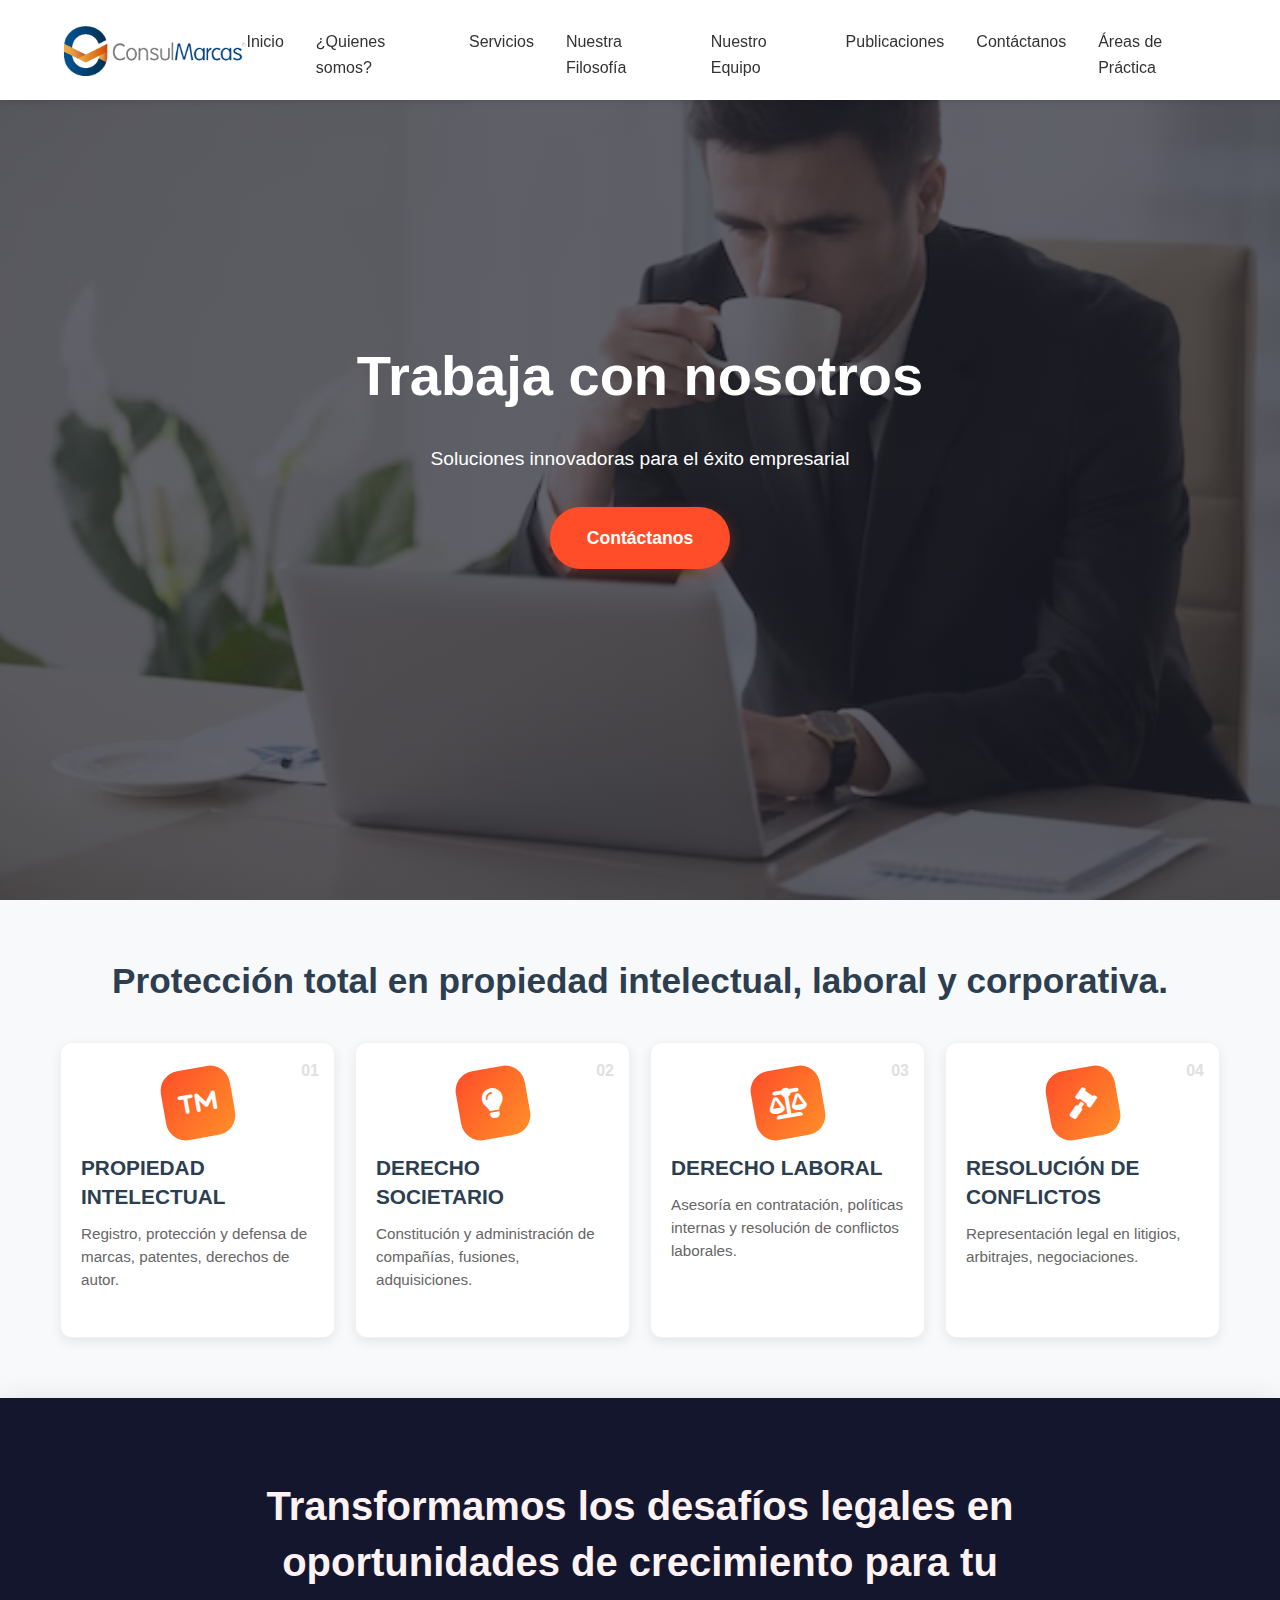
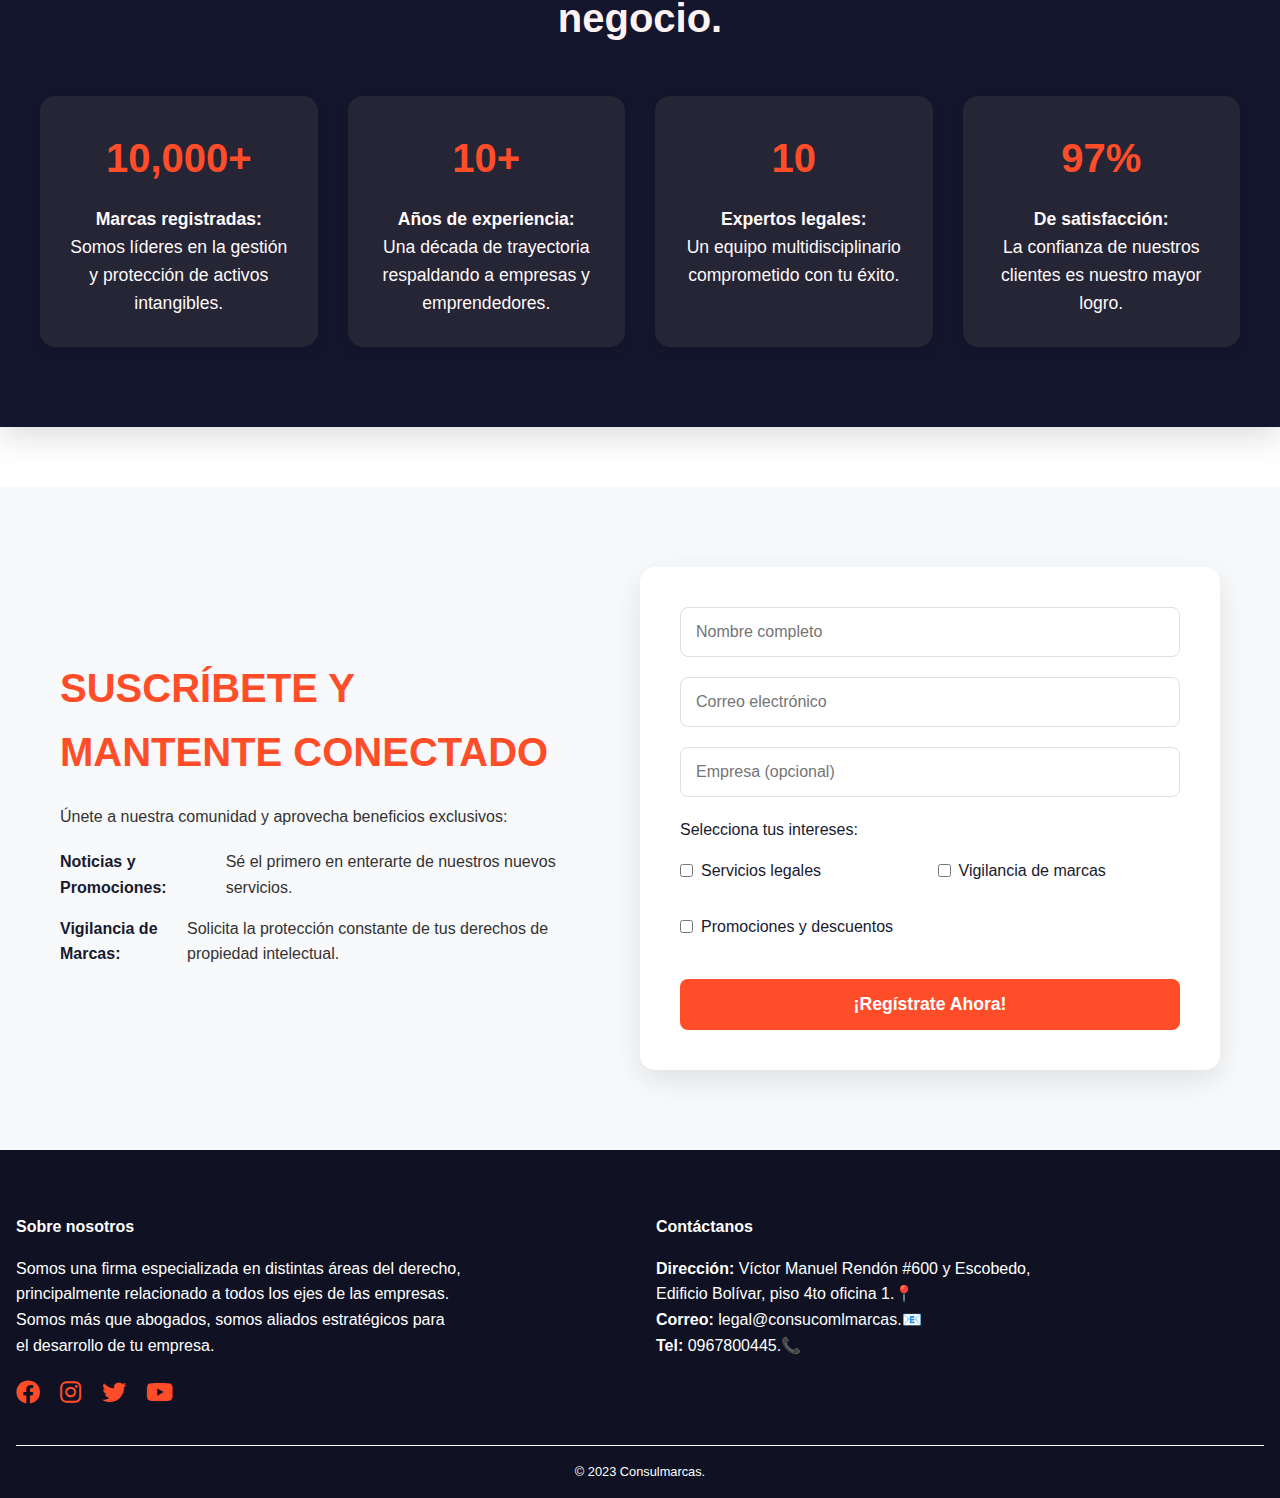
<file: index.html>
<!DOCTYPE html>
<html lang="es">
<head>
  <meta charset="UTF-8">
  <meta name="viewport" content="width=device-width, initial-scale=1">
  <title>Consulmarcas - Inicio</title>
  <link rel="stylesheet" href="css/styles.css">
  <link rel="stylesheet" href="https://cdnjs.cloudflare.com/ajax/libs/font-awesome/6.0.0/css/all.min.css">
</head>
<body>
  <header>
    <nav>
      <div class="logo">
        <img src="images/logo.png" alt="Logo Consulmarcas">
      </div>
      <div class="menu-toggle">
        <span></span>
        <span></span>
        <span></span>
      </div>
      <ul class="nav-menu">
        <li><a href="index.html">Inicio</a></li>
        <li><a href="quienes_somos.html">¿Quienes somos?</a></li>
        <li><a href="servicios.html">Servicios</a></li>
        <li><a href="nosotros.html">Nuestra Filosofía</a></li>
        <li><a href="equipo.html">Nuestro Equipo</a></li>
        <li><a href="publicaciones.html">Publicaciones</a></li>
        <li><a href="contacto.html">Contáctanos</a></li>
        <li><a href="areas.html">Áreas de Práctica</a></li>
      </ul>
    </nav>
  </header>

  <main>
    <section class="hero">
      <div class="hero-content">
        <h1>Trabaja con nosotros</h1>
        <p>Soluciones innovadoras para el éxito empresarial</p>
        <a href="#contacto" class="cta-button">Contáctanos</a>
      </div>
    </section>

  
    <section class="services">
      <h2 class="section-title">Protección total en propiedad intelectual, laboral y corporativa.</h2>
      <div class="services-grid">
        <div class="service-card" data-service="marcas">
          <div class="service-icon">
            <i class="fas fa-trademark"></i>
          </div>
          <span class="number">01</span>
          <h3>PROPIEDAD INTELECTUAL</h3>
          <p>Registro, protección y defensa de marcas, patentes, derechos de autor.</p>
         
        </div>

        <div class="service-card" data-service="patentes">
          <div class="service-icon">
            <i class="fas fa-lightbulb"></i>
          </div>
          <span class="number">02</span>
          <h3>DERECHO SOCIETARIO</h3>
          <p>Constitución y administración de compañías, fusiones, adquisiciones.</p>
        
        </div>

        <div class="service-card" data-service="derechos">
          <div class="service-icon">
            <i class="fas fa-balance-scale"></i>
          </div>
          <span class="number">03</span>
          <h3>DERECHO LABORAL</h3>
          <p>Asesoría en contratación, políticas internas y resolución de conflictos laborales.</p>
       
        </div>

        <div class="service-card" data-service="defensa">
          <div class="service-icon">
            <i class="fas fa-gavel"></i>
          </div>
          <span class="number">04</span>
          <h3>RESOLUCIÓN DE CONFLICTOS</h3>
          <p>Representación legal en litigios, arbitrajes, negociaciones.</p>
        
        </div>
      </div>
    </section>

    <section class="achievements">
      <h2>Transformamos los desafíos legales en oportunidades de crecimiento para tu negocio.</h2>
      <div class="achievements-grid">
        <div class="achievement-item">
          <h3>10,000+</h3>
          <p><strong>Marcas registradas:</strong> Somos líderes en la gestión y protección de activos intangibles.</p>
        </div>
        <div class="achievement-item">
          <h3>10+</h3>
          <p><strong>Años de experiencia:</strong><br> Una década de trayectoria respaldando a empresas y emprendedores.</p>
        </div>
        <div class="achievement-item">
          <h3>10</h3>
          <p><strong>Expertos legales:</strong><br> Un equipo multidisciplinario comprometido con tu éxito.</p>
        </div>
        <div class="achievement-item">
          <h3>97%</h3>
          <p><strong>De satisfacción:</strong><br> La confianza de nuestros clientes es nuestro mayor logro.</p>
        </div>
      </div>
    </section>
    <section class="subscribe-section">
      <div class="subscribe-flex">
        <div class="subscribe-content">
          <h2><span>SUSCRÍBETE Y MANTENTE CONECTADO</span></h2>
          <p>Únete a nuestra comunidad y aprovecha beneficios exclusivos:</p>
          <ul class="subscribe-benefits">
            <li><strong>Noticias y Promociones:</strong> Sé el primero en enterarte de nuestros nuevos servicios.</li>
            <li><strong>Vigilancia de Marcas:</strong> Solicita la protección constante de tus derechos de propiedad intelectual.</li>
          </ul>
        </div>
        <form class="subscribe-form">
          <input type="text" name="nombre" placeholder="Nombre completo" required>
          <input type="email" name="email" placeholder="Correo electrónico" required>
          <input type="text" name="empresa" placeholder="Empresa (opcional)">
          <div class="intereses-group">
            <label>Selecciona tus intereses:</label>
            <div class="checkboxes">
              <label><input type="checkbox" name="intereses" value="servicios"> Servicios legales</label>
              <label><input type="checkbox" name="intereses" value="vigilancia"> Vigilancia de marcas</label>
              <label><input type="checkbox" name="intereses" value="promociones"> Promociones y descuentos</label>
            </div>
          </div>
          <button type="submit">¡Regístrate Ahora!</button>
        </form>
      </div>
    </section>
  </main>

  <footer>
    <div class="footer-content">
      <div class="footer-section">
        <h4>Sobre nosotros</h4>
        <p>Somos una firma especializada en distintas áreas del derecho,<br> principalmente relacionado  a todos los ejes de las empresas.<br> Somos más que abogados, somos aliados estratégicos para <br>el desarrollo de tu empresa.</p>
        <div class="social-links">
          <a href="#"><i class="fab fa-facebook"></i></a>
          <a href="#"><i class="fab fa-instagram"></i></a>
          <a href="#"><i class="fab fa-twitter"></i></a>
          <a href="#"><i class="fab fa-youtube"></i></a>
        </div>
      </div>
      <div class="footer-section">
        <h4>Contáctanos</h4>
        <p><strong>Dirección:</strong> Víctor Manuel Rendón #600 y Escobedo, <br>Edificio Bolívar, piso 4to oficina 1.📍</p>
        <p><strong>Correo:</strong> legal@consucomlmarcas.📧</p>
        <p><strong>Tel:</strong> 0967800445.📞</p>
      
      </div>
    </div>
    <div class="footer-bottom">
      <p>&copy; 2023 Consulmarcas.</p>
    </div>
  </footer>

  <script src="js/main.js"></script>
</body>
</html>
</file>
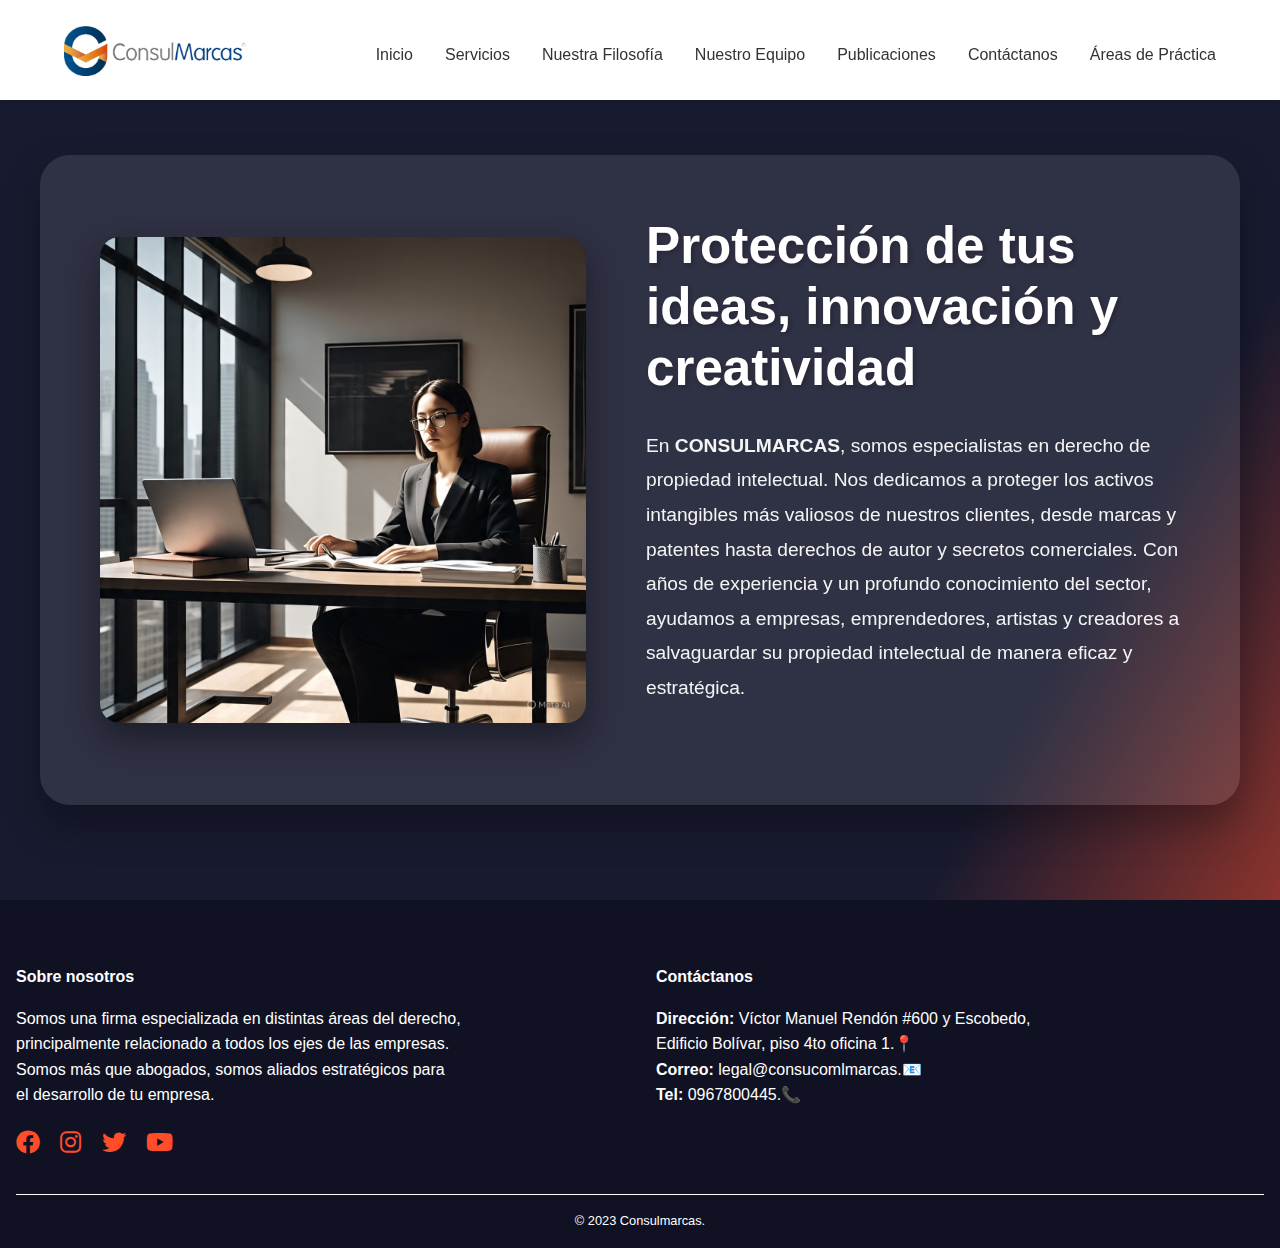
<file: quienes_somos.html>
<!DOCTYPE html>
<html lang="es">
<head>
  <meta charset="UTF-8">
  <meta name="viewport" content="width=device-width, initial-scale=1">
  <title>Quiénes Somos | Consulmarcas</title>
  <link rel="stylesheet" href="css/styles.css">
  <link rel="stylesheet" href="https://cdnjs.cloudflare.com/ajax/libs/font-awesome/6.0.0/css/all.min.css">
</head>
<body>
  <header>
    <nav>
      <div class="logo">
        <img src="images/logo.png" alt="Logo Consulmarcas">
      </div>
      <div class="menu-toggle">
        <span></span>
        <span></span>
        <span></span>
      </div>
      <ul class="nav-menu">
        <li><a href="index.html">Inicio</a></li>
        <li><a href="servicios.html">Servicios</a></li>
        <li><a href="nosotros.html">Nuestra Filosofía</a></li>
        <li><a href="equipo.html">Nuestro Equipo</a></li>
        <li><a href="publicaciones.html">Publicaciones</a></li>
        <li><a href="contacto.html">Contáctanos</a></li>
        <li><a href="areas.html">Áreas de Práctica</a></li>
      </ul>
    </nav>
  </header>

  <main>
    <section class="about-hero">
      <div class="about-hero-flex">
        <img src="images/imagen1.jpg" alt="Quiénes Somos">
        <div class="about-hero-content">
          <h1>Protección de tus ideas, innovación y creatividad</h1>
          <p>En <strong>CONSULMARCAS</strong>, somos especialistas en derecho de propiedad intelectual. Nos dedicamos a proteger los activos intangibles más valiosos de nuestros clientes, desde marcas y patentes hasta derechos de autor y secretos comerciales. Con años de experiencia y un profundo conocimiento del sector, ayudamos a empresas, emprendedores, artistas y creadores a salvaguardar su propiedad intelectual de manera eficaz y estratégica.</p>
        </div>
      </div>
    </section>
  </main>

  <footer>
    <div class="footer-content">
      <div class="footer-section">
        <h4>Sobre nosotros</h4>
        <p>Somos una firma especializada en distintas áreas del derecho,<br> principalmente relacionado  a todos los ejes de las empresas.<br> Somos más que abogados, somos aliados estratégicos para <br>el desarrollo de tu empresa.</p>
        <div class="social-links">
          <a href="#"><i class="fab fa-facebook"></i></a>
          <a href="#"><i class="fab fa-instagram"></i></a>
          <a href="#"><i class="fab fa-twitter"></i></a>
          <a href="#"><i class="fab fa-youtube"></i></a>
        </div>
      </div>
      <div class="footer-section">
        <h4>Contáctanos</h4>
        <p><strong>Dirección:</strong> Víctor Manuel Rendón #600 y Escobedo, <br>Edificio Bolívar, piso 4to oficina 1.📍</p>
        <p><strong>Correo:</strong> legal@consucomlmarcas.📧</p>
        <p><strong>Tel:</strong> 0967800445.📞</p>
      
      </div>
    </div>
    <div class="footer-bottom">
      <p>&copy; 2023 Consulmarcas.</p>
    </div>
  </footer>

  <script src="js/main.js"></script>
</body>
</html>
</file>
<file: css/styles.css>
/* Estilos generales */
* {
    margin: 0;
    padding: 0;
    box-sizing: border-box;
}

body {
    font-family: 'Poppins', sans-serif;
    line-height: 1.6;
    color: #333;
}

/* Header y Navegación */
header {
    background: #fff;
    box-shadow: 0 2px 5px rgba(0,0,0,0.1);
    position: fixed;
    width: 100%;
    top: 0;
    z-index: 1000;
    padding-top: 10px;
}

nav {
    display: flex;
    justify-content: space-between;
    align-items: center;
    padding: 1rem 5%;
    max-width: 1400px;
    margin: 0 auto;
}

.logo img {
    height: 50px;
}

.menu-toggle {
    display: none;
    flex-direction: column;
    justify-content: space-between;
    width: 30px;
    height: 21px;
    cursor: pointer;
    z-index: 1001;
}

.menu-toggle span {
    display: block;
    height: 3px;
    width: 100%;
    background-color: #333;
    border-radius: 3px;
    transition: all 0.3s ease;
}

.menu-toggle.active span:nth-child(1) {
    transform: translateY(9px) rotate(45deg);
}

.menu-toggle.active span:nth-child(2) {
    opacity: 0;
}

.menu-toggle.active span:nth-child(3) {
    transform: translateY(-9px) rotate(-45deg);
}

.nav-menu {
    display: flex;
    list-style: none;
    gap: 2rem;
}

.nav-menu li a {
    text-decoration: none;
    color: #333;
    font-weight: 500;
    transition: color 0.3s;
}

.nav-menu li a:hover {
    color: #ff4d29;
}

/* Hero Section */
.hero {
    position: relative;
    background: linear-gradient(rgba(30,32,44,0.7), rgba(30,32,44,0.7)), url('../images/Trabajador.avif') center center/cover no-repeat;
    height: 100vh;
    display: flex;
    align-items: center;
    justify-content: center;
    text-align: center;
    color: white;
    padding: 0 1rem;
    overflow: hidden;
}

.hero h1 {
    font-size: 3.5rem;
    margin-bottom: 1.5rem;
    font-weight: 700;
    color: #fff;
}

.hero p {
    font-size: 1.2rem;
    margin-bottom: 2rem;
    color: #fff;
}

.cta-button {
    display: inline-block;
    padding: 1rem 2rem;
    background: #ff4d29;
    color: white;
    text-decoration: none;
    border-radius: 5px;
    transition: background 0.3s;
    font-weight: 600;
}

.cta-button:hover {
    background: #d63a15;
}

/* Services Section */
.services-section {
    padding: 140px 0 80px;
    background: linear-gradient(135deg, #f8f9fa 0%, #ffffff 100%);
    position: relative;
    overflow: hidden;
}

.services-section::before {
    content: '';
    position: absolute;
    top: 0;
    left: 0;
    width: 100%;
    height: 100%;
    background: url('../images/pattern.png') repeat;
    opacity: 0.05;
    z-index: 1;
}

.services-grid {
    display: grid;
    grid-template-columns: repeat(auto-fit, minmax(320px, 1fr));
    gap: 30px;
    max-width: 1400px;
    margin: 0 auto;
    padding: 0 20px;
    position: relative;
    z-index: 2;
}

.service-card {
    background: white;
    padding: 40px 30px;
    border-radius: 20px;
    box-shadow: 0 10px 30px rgba(0,0,0,0.08);
    transition: all 0.4s ease;
    position: relative;
    overflow: hidden;
    border: 1px solid rgba(0,0,0,0.05);
}

.service-card::before {
    content: '';
    position: absolute;
    top: 0;
    left: 0;
    width: 100%;
    height: 5px;
    background: linear-gradient(90deg, #ff4d29, #ff8f29);
    transform: scaleX(0);
    transition: transform 0.4s ease;
}

.service-card:hover {
    transform: translateY(-10px);
    box-shadow: 0 15px 40px rgba(0,0,0,0.12);
}

.service-card:hover::before {
    transform: scaleX(1);
}

.service-icon {
    width: 70px;
    height: 70px;
    background: linear-gradient(135deg, #ff4d29 0%, #ff8f29 100%);
    border-radius: 20px;
    display: flex;
    align-items: center;
    justify-content: center;
    margin: 0 auto 25px;
    transform: rotate(-10deg);
    transition: transform 0.4s ease;
}

.service-card:hover .service-icon {
    transform: rotate(0deg);
}

.service-icon i {
    font-size: 30px;
    color: white;
}

.service-card h3 {
    font-size: 1.5rem;
    color: #181a2f;
    margin-bottom: 20px;
    font-weight: 600;
    line-height: 1.4;
}

.service-card p {
    color: #666;
    font-size: 1.05rem;
    line-height: 1.7;
    margin-bottom: 25px;
}

.read-more-btn {
    display: inline-flex;
    align-items: center;
    gap: 10px;
    padding: 12px 30px;
    background: transparent;
    color: #ff4d29;
    border: 2px solid #ff4d29;
    border-radius: 50px;
    font-weight: 600;
    font-size: 1rem;
    cursor: pointer;
    transition: all 0.3s ease;
    position: relative;
    overflow: hidden;
    z-index: 1;
}

.read-more-btn::before {
    content: '';
    position: absolute;
    top: 0;
    left: 0;
    width: 0;
    height: 100%;
    background: #ff4d29;
    transition: width 0.3s ease;
    z-index: -1;
}

.read-more-btn:hover {
    color: white;
}

.read-more-btn:hover::before {
    width: 100%;
}

.read-more-btn i {
    transition: transform 0.3s ease;
}

.read-more-btn:hover i {
    transform: translateX(5px);
}

@media (max-width: 768px) {
    .services-section {
        padding: 100px 0 60px;
    }

    .services-grid {
        grid-template-columns: 1fr;
        gap: 20px;
    }

    .service-card {
        padding: 30px 20px;
    }

    .service-icon {
        width: 60px;
        height: 60px;
    }

    .service-icon i {
        font-size: 25px;
    }

    .service-card h3 {
        font-size: 1.3rem;
    }
}

/* Achievements Section */
.achievements {
    padding: 80px 20px;
    background-color: #14162e;
    text-align: center;
    color: #fff;
    box-shadow: 0 8px 32px rgba(0,0,0,0.15);
    position: relative;
    margin-bottom: 60px;
}

.achievements h2 {
    font-size: 2.5rem;
    color: #fff2f2;
    margin-bottom: 50px;
    max-width: 800px;
    margin-left: auto;
    margin-right: auto;
    line-height: 1.4;
    font-weight: 700;
}

.achievements-grid {
    display: grid;
    grid-template-columns: repeat(auto-fit, minmax(250px, 1fr));
    gap: 30px;
    max-width: 1200px;
    margin: 0 auto;
}

.achievement-item {
    background: #252536;
    padding: 30px;
    border-radius: 15px;
    box-shadow: 0 5px 15px rgba(0,0,0,0.1);
    transition: transform 0.3s ease;
}

.achievement-item:hover {
    transform: translateY(-5px);
}

.achievement-item h3 {
    font-size: 2.5rem;
    color: #ff4d29;
    margin-bottom: 15px;
    font-weight: bold;
}

.achievement-item p {
    color: #fff9f9;
    font-size: 1.1rem;
    line-height: 1.6;
}

/* Footer */
footer {
    background: #101223;
    color: white;
    padding: 4rem 1rem 1rem;
}

.footer-content {
    max-width: 1400px;
    margin: 0 auto;
    display: grid;
    grid-template-columns: repeat(auto-fit, minmax(250px, 1fr));
    gap: 2rem;
}

.footer-section h4 {
    margin-bottom: 1rem;
    color: #fff;
    font-weight: 600;
}

.social-links {
    margin-top: 1rem;
}

.social-links a {
    color: #ff4d29;
    margin-right: 1rem;
    font-size: 1.5rem;
    transition: color 0.3s;
}

.social-links a:hover {
    color: #d63a15;
}

.footer-bottom {
    text-align: center;
    padding-top: 1rem;
    border-top: 1px solid #fff;
    margin-top: 2rem;
}

.footer-bottom p {
    font-size: 0.8rem;
    color: #fff;
}

.footer-bottom a {
    color: #ff4d29;
    text-decoration: none;
}

.footer-bottom a:hover {
    text-decoration: underline;
}
/* Sección de Suscripción */
.subscribe-section {
    padding: 80px 0;
    background: #f8f9fa;
}

.subscribe-flex {
    max-width: 1200px;
    margin: 0 auto;
    display: flex;
    align-items: center;
    gap: 40px;
    padding: 0 20px;
}

.subscribe-content {
    flex: 1;
    padding-right: 40px;
}

.subscribe-content h2 {
    font-size: 2.5rem;
    margin-bottom: 20px;
    color: #181a2f;
}

.subscribe-content h2 span {
    color: #ff4d29;
}

.subscribe-benefits {
    list-style: none;
    padding: 0;
    margin-top: 20px;
}

.subscribe-benefits li {
    margin-bottom: 15px;
    display: flex;
    align-items: flex-start;
    gap: 10px;
}

.subscribe-benefits li strong {
    color: #181a2f;
}

.subscribe-form {
    flex: 1;
    background: #fff;
    padding: 40px;
    border-radius: 15px;
    box-shadow: 0 10px 30px rgba(0,0,0,0.1);
}

.subscribe-form input[type="text"],
.subscribe-form input[type="email"] {
    width: 100%;
    padding: 15px;
    margin-bottom: 20px;
    border: 1px solid #e0e0e0;
    border-radius: 8px;
    font-size: 1rem;
    transition: border-color 0.3s ease;
}

.subscribe-form input[type="text"]:focus,
.subscribe-form input[type="email"]:focus {
    border-color: #ff4d29;
    outline: none;
}

.intereses-group {
    margin-bottom: 25px;
}

.intereses-group label {
    display: block;
    margin-bottom: 15px;
    color: #181a2f;
    font-weight: 500;
}

.checkboxes {
    display: grid;
    grid-template-columns: repeat(auto-fit, minmax(200px, 1fr));
    gap: 15px;
}

.checkboxes label {
    display: flex;
    align-items: center;
    gap: 8px;
    font-weight: normal;
    cursor: pointer;
}

.subscribe-form button {
    width: 100%;
    padding: 15px;
    background: #ff4d29;
    color: #fff;
    border: none;
    border-radius: 8px;
    font-size: 1.1rem;
    font-weight: 600;
    cursor: pointer;
    transition: background-color 0.3s ease;
}

.subscribe-form button:hover {
    background: #e63d1a;
}

@media (max-width: 900px) {
    .subscribe-flex {
        flex-direction: column;
        text-align: center;
    }

    .subscribe-content {
        padding-right: 0;
        margin-bottom: 40px;
    }

    .subscribe-benefits li {
        justify-content: center;
    }

    .subscribe-form {
        width: 100%;
        max-width: 500px;
    }
}

.about-hero {
    background: linear-gradient(120deg, #181a2f 80%, #ff4d29 120%);
    color: #fff;
    padding: 140px 0 80px 0;
    min-height: 100vh;
    display: flex;
    align-items: center;
}

.about-hero-flex {
    max-width: 1200px;
    margin: 0 auto;
    display: flex;
    align-items: center;
    gap: 60px;
    padding: 60px;
    background: rgba(255, 255, 255, 0.1);
    backdrop-filter: blur(10px);
    border-radius: 30px;
    box-shadow: 0 20px 40px rgba(0, 0, 0, 0.3);
}

.about-hero-content {
    flex: 1;
}

.about-hero-content h1 {
    font-size: 3.2rem;
    margin-bottom: 30px;
    line-height: 1.2;
    color: #fff;
    text-shadow: 2px 2px 4px rgba(0, 0, 0, 0.2);
}

.about-hero-content p {
    font-size: 1.2rem;
    line-height: 1.8;
    color: rgba(255, 255, 255, 0.95);
    margin-bottom: 40px;
}

.about-hero-flex img {
    width: 45%;
    height: auto;
    border-radius: 20px;
    box-shadow: 0 15px 35px rgba(0, 0, 0, 0.4);
    object-fit: cover;
    transition: transform 0.3s ease;
}

.about-hero-flex img:hover {
    transform: scale(1.02);
}

.cta-button {
    display: inline-block;
    padding: 15px 35px;
    background: #ff4d29;
    color: white;
    text-decoration: none;
    border-radius: 50px;
    font-weight: 600;
    font-size: 1.1rem;
    transition: all 0.3s ease;
    border: 2px solid transparent;
    box-shadow: 0 5px 15px rgba(255, 77, 41, 0.3);
}

.cta-button:hover {
    background: transparent;
    border-color: #ff4d29;
    transform: translateY(-3px);
    box-shadow: 0 8px 20px rgba(255, 77, 41, 0.4);
}

.read-more-btn {
    display: inline-block;
    padding: 12px 30px;
    background: transparent;
    color: #ff4d29;
    border: 2px solid #ff4d29;
    border-radius: 50px;
    font-weight: 600;
    font-size: 1rem;
    cursor: pointer;
    transition: all 0.3s ease;
    margin-top: 20px;
}

.read-more-btn:hover {
    background: #ff4d29;
    color: white;
    transform: translateY(-3px);
    box-shadow: 0 5px 15px rgba(255, 77, 41, 0.3);
}

@media (max-width: 900px) {
    .about-hero-flex {
        flex-direction: column-reverse;
        text-align: center;
        padding: 40px;
    }

    .about-hero-flex img {
        width: 100%;
        max-width: 500px;
    }

    .about-hero-content h1 {
        font-size: 2.5rem;
    }

    .about-hero-content p {
        font-size: 1.1rem;
    }
}

.service-more-modal-overlay {
    position: fixed;
    top: 0;
    left: 0;
    width: 100%;
    height: 100%;
    background: rgba(0, 0, 0, 0.8);
    display: none;
    justify-content: center;
    align-items: center;
    z-index: 1000;
    opacity: 0;
    transition: opacity 0.3s ease;
}

.service-more-modal-overlay.active {
    display: flex;
    opacity: 1;
}

.service-more-modal {
    background: white;
    width: 90%;
    max-width: 800px;
    max-height: 90vh;
    border-radius: 20px;
    padding: 40px;
    position: relative;
    overflow-y: auto;
    transform: translateY(20px);
    transition: transform 0.3s ease;
}

.service-more-modal-overlay.active .service-more-modal {
    transform: translateY(0);
}

.close-more {
    position: absolute;
    top: 20px;
    right: 20px;
    background: none;
    border: none;
    font-size: 24px;
    color: #ff4d29;
    cursor: pointer;
    width: 40px;
    height: 40px;
    border-radius: 50%;
    display: flex;
    align-items: center;
    justify-content: center;
    transition: all 0.3s ease;
}

.close-more:hover {
    background: rgba(255, 77, 41, 0.1);
}

.modal-main-title {
    font-size: 2.5rem;
    color: #181a2f;
    margin-bottom: 20px;
}

.modal-desc {
    font-size: 1.1rem;
    line-height: 1.8;
    color: #666;
    margin-bottom: 30px;
}

.modal-benefits-card,
.modal-process-card {
    background: #f8f9fa;
    border-radius: 15px;
    padding: 25px;
    margin-bottom: 25px;
}

.modal-subtitle,
.modal-process-title {
    font-size: 1.5rem;
    color: #181a2f;
    margin-bottom: 20px;
}

.modal-benefits {
    list-style: none;
    padding: 0;
}

.modal-benefits li {
    display: flex;
    align-items: flex-start;
    gap: 15px;
    margin-bottom: 15px;
    font-size: 1.1rem;
    color: #444;
}

.benefit-icon {
    color: #ff4d29;
    font-size: 1.2rem;
    margin-top: 3px;
}

.modal-process-list {
    padding-left: 20px;
}

.modal-process-list li {
    margin-bottom: 15px;
    font-size: 1.1rem;
    color: #444;
    line-height: 1.6;
}

.read-more-btn {
    display: inline-block;
    padding: 12px 30px;
    background: transparent;
    color: #ff4d29;
    border: 2px solid #ff4d29;
    border-radius: 50px;
    font-weight: 600;
    font-size: 1rem;
    cursor: pointer;
    transition: all 0.3s ease;
    margin-top: 20px;
}

.read-more-btn:hover {
    background: #ff4d29;
    color: white;
    transform: translateY(-3px);
    box-shadow: 0 5px 15px rgba(255, 77, 41, 0.3);
}

@media (max-width: 768px) {
    .service-more-modal {
        width: 95%;
        padding: 30px;
    }

    .modal-main-title {
        font-size: 2rem;
    }

    .modal-subtitle,
    .modal-process-title {
        font-size: 1.3rem;
    }

    .modal-benefits li,
    .modal-process-list li {
        font-size: 1rem;
    }
}

/* Services Hero Section */
.services-hero {
   padding: 180px 0 100px;
   
    text-align: center;

}



.services-hero::after {
    content: '';
    position: absolute;
    bottom: 0;
    left: 0;
    width: 100%;
    height: 100px;
    background: linear-gradient(to top, #2f3841, transparent);
}

.services-hero-content {
    position: relative;
    z-index: 2;
    max-width: 800px;
    margin: 0 auto;
    padding: 0 20px;
}

.services-hero-content h1 {
    font-size: 3.5rem;
    color: #cc631d;
    margin-bottom: 20px;
    font-weight: 700;
    line-height: 1.2;
    text-shadow: 2px 2px 4px rgba(0,0,0,0.2);
    animation: fadeInUp 1s ease;
}

.services-hero-content p {
    font-size: 1.2rem;
    color: rgba(15, 14, 14, 0.9);
    margin-bottom: 30px;
    line-height: 1.6;
    animation: fadeInUp 1s ease 0.2s;
    animation-fill-mode: both;
}

@keyframes backgroundMove {
    from { background-position: 0 0; }
    to { background-position: 100% 100%; }
}

@keyframes fadeInUp {
    from {
        opacity: 0;
        transform: translateY(20px);
    }
    to {
        opacity: 1;
        transform: translateY(0);
    }
}

@media (max-width: 768px) {
    .services-hero {
        padding: 150px 0 80px;
    }

    .services-hero-content h1 {
        font-size: 2.5rem;
    }

    .services-hero-content p {
        font-size: 1.1rem;
    }
}

/* Media Queries para el menú hamburguesa */
@media (max-width: 768px) {
    .menu-toggle {
        display: flex;
    }

    .nav-menu {
        position: fixed;
        top: 0;
        right: -100%;
        width: 80%;
        max-width: 300px;
        height: 100vh;
        background: #fff;
        flex-direction: column;
        align-items: center;
        justify-content: center;
        gap: 2rem;
        transition: right 0.3s ease;
        box-shadow: -2px 0 5px rgba(0,0,0,0.1);
        padding: 2rem;
    }

    .nav-menu.active {
        right: 0;
    }

    .nav-menu li {
        width: 100%;
        text-align: center;
    }

    .nav-menu li a {
        display: block;
        padding: 1rem;
        font-size: 1.1rem;
    }
}

.services {
    padding: 60px 20px;
    background-color: #f8f9fa;
}

.section-title {
    text-align: center;
    font-size: 2.2rem;
    color: #2c3e50;
    margin-bottom: 40px;
    font-weight: 700;
    line-height: 1.2;
}

.services-grid {
    display: grid;
    grid-template-columns: repeat(auto-fit, minmax(250px, 1fr));
    gap: 20px;
    max-width: 1200px;
    margin: 0 auto;
}

.service-card {
    background: white;
    border-radius: 12px;
    padding: 25px 20px;
    position: relative;
    transition: all 0.3s ease;
    box-shadow: 0 4px 12px rgba(0,0,0,0.08);
    overflow: hidden;
    height: 100%;
    display: flex;
    flex-direction: column;
}

.service-card:hover {
    transform: translateY(-5px);
    box-shadow: 0 6px 20px rgba(0,0,0,0.12);
}

.service-icon {
    font-size: 2rem;
    color: #3498db;
    margin-bottom: 15px;
    text-align: center;
}

.service-card .number {
    position: absolute;
    top: 15px;
    right: 15px;
    font-size: 1rem;
    font-weight: 700;
    color: #e0e0e0;
    z-index: 1;
}

.service-card h3 {
    color: #2c3e50;
    font-size: 1.3rem;
    margin-bottom: 12px;
    font-weight: 600;
}

.service-card p {
    color: #666;
    line-height: 1.5;
    margin-bottom: 20px;
    font-size: 0.95rem;
}

.read-more-btn {
    background: #d26d25;
    color: white;
    border: none;
    padding: 10px 20px;
    border-radius: 20px;
    font-weight: 600;
    cursor: pointer;
    transition: all 0.3s ease;
    width: 100%;
    text-transform: uppercase;
    font-size: 0.85rem;
    letter-spacing: 0.5px;
    margin-top: auto;
}

.read-more-btn:hover {
    background: #2980b9;
    transform: scale(1.02);
}

/* Animación para las tarjetas */
.service-card.animate {
    animation: fadeInUp 0.6s ease forwards;
}

@keyframes fadeInUp {
    from {
        opacity: 0;
        transform: translateY(20px);
    }
    to {
        opacity: 1;
        transform: translateY(0);
    }
}

/* Responsive */
@media (max-width: 768px) {
    .services {
        padding: 40px 15px;
    }

    .section-title {
        font-size: 1.8rem;
        margin-bottom: 25px;
    }

    .service-card {
        padding: 20px 15px;
    }

    .service-icon {
        font-size: 1.8rem;
    }

    .service-card h3 {
        font-size: 1.2rem;
    }
}
</file>
